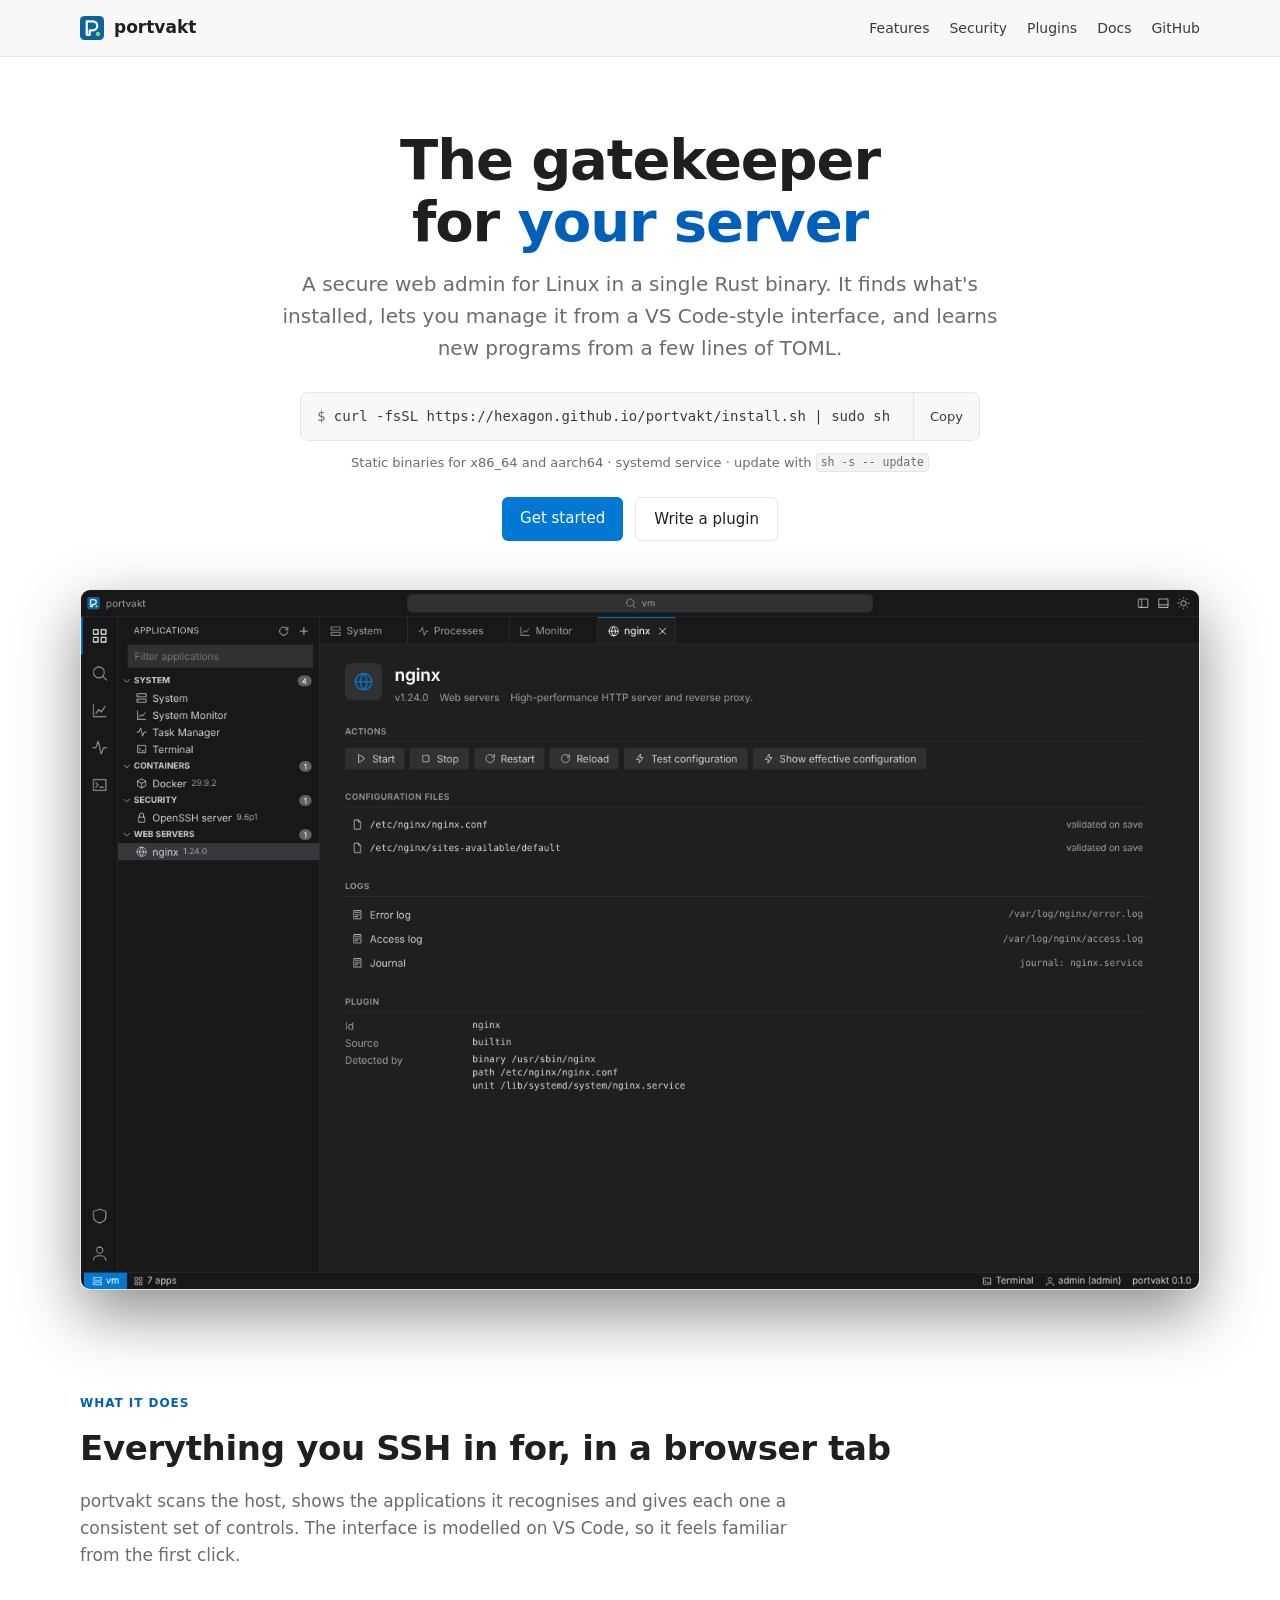
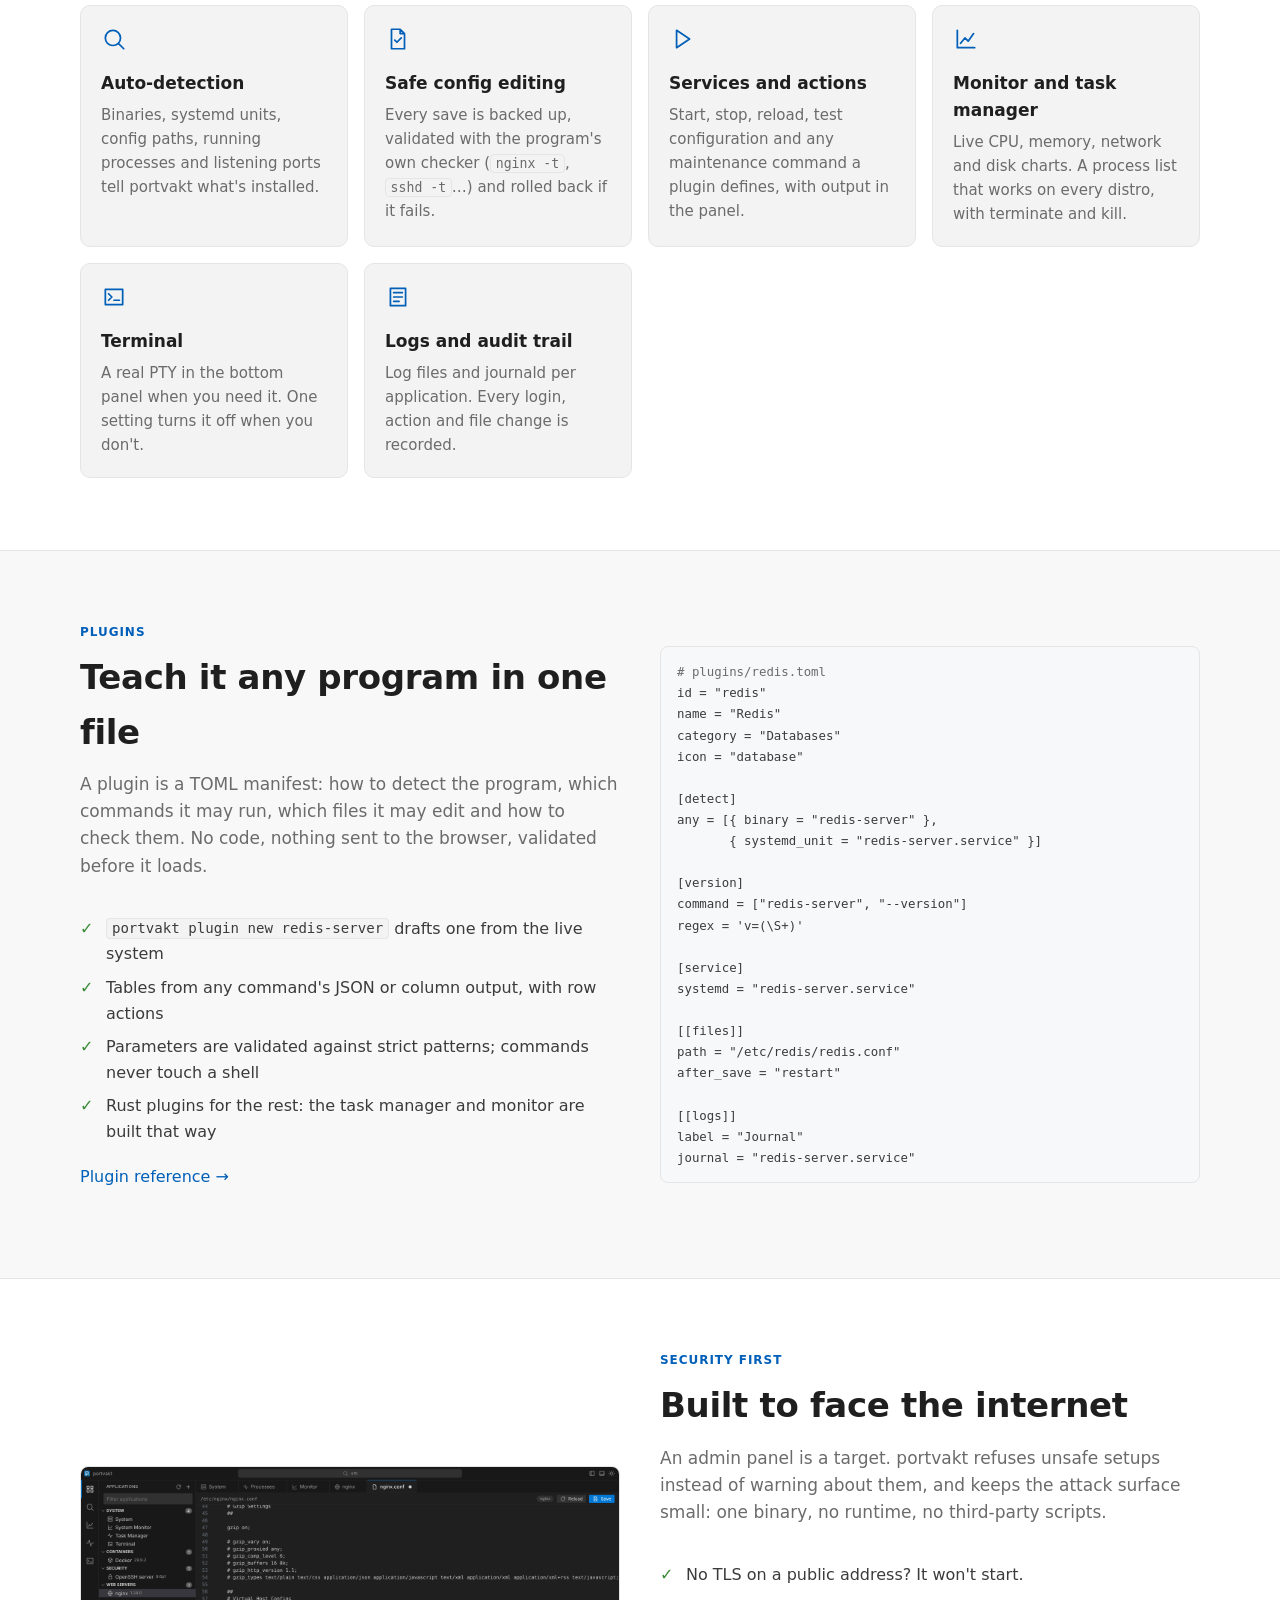
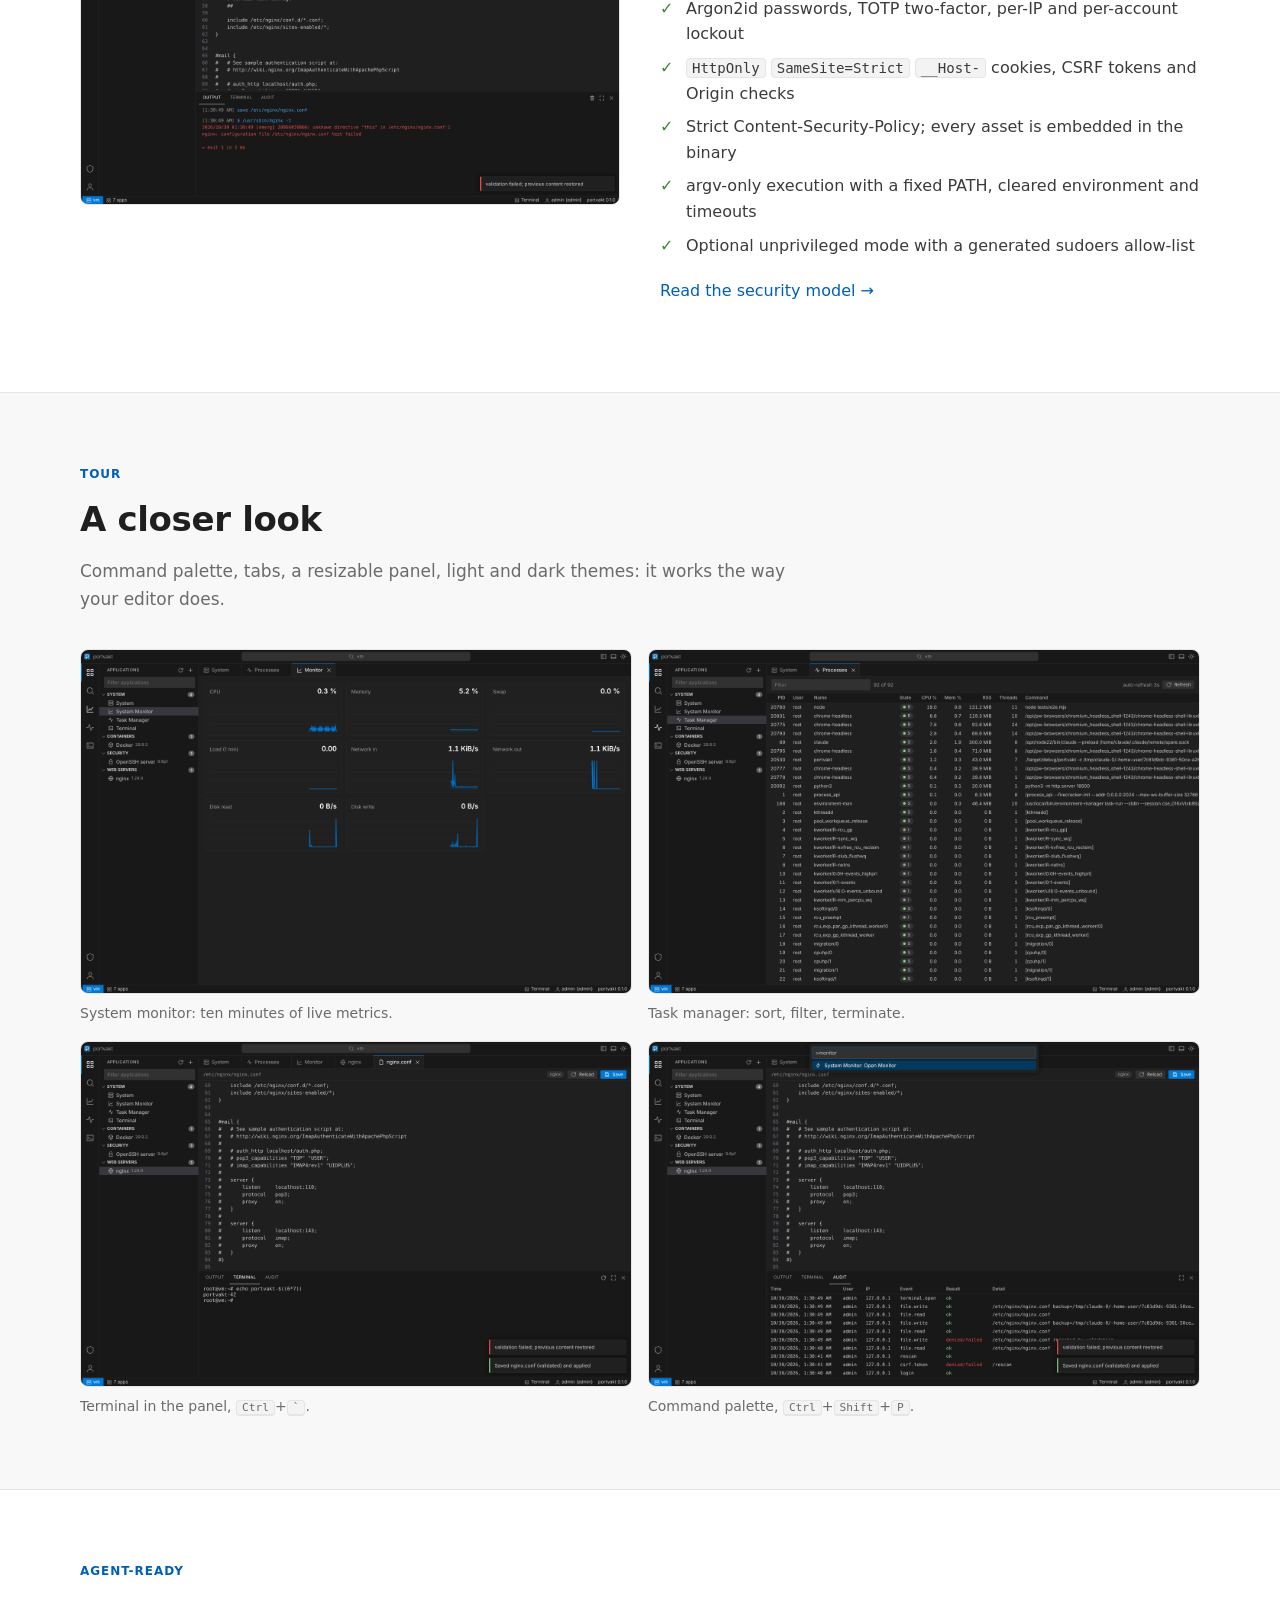
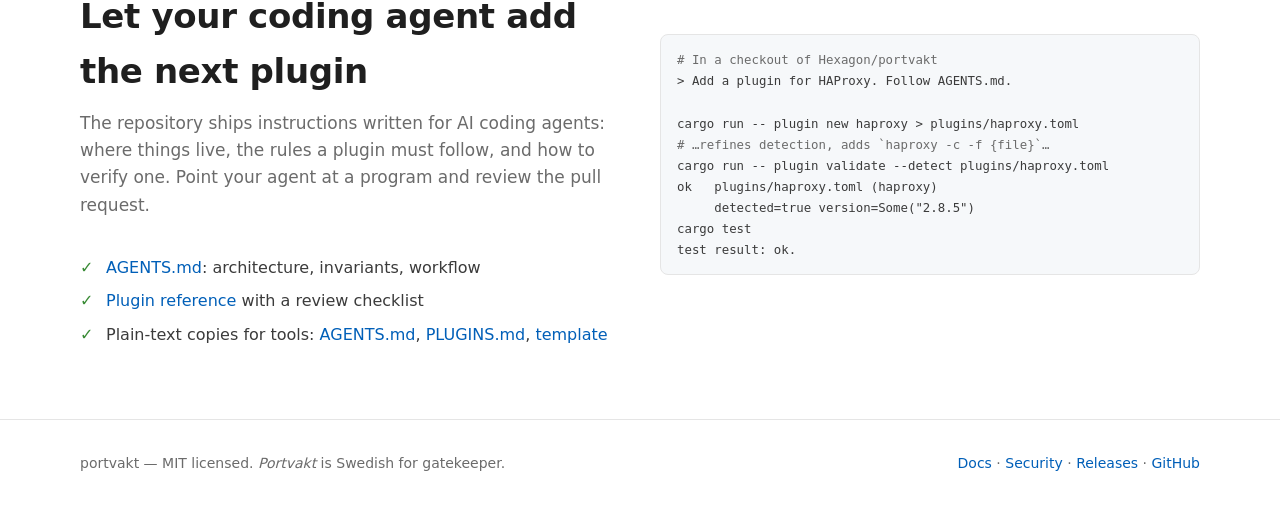
<file: site/index.html>
<!doctype html>
<html lang="en">
<head>
<meta charset="utf-8">
<meta name="viewport" content="width=device-width, initial-scale=1">
<title>portvakt — secure web admin for Linux servers</title>
<meta name="description" content="portvakt is a secure, plugin-driven web admin for Linux servers with a VS Code-style interface. Auto-detects installed software; plugins are plain TOML.">
<link rel="icon" href="icon.svg" type="image/svg+xml">
<link rel="stylesheet" href="style.css">
<meta property="og:title" content="portvakt — secure web admin for Linux servers">
<meta property="og:description" content="Auto-detects what's installed, manages it through plugins, built to be exposed to the internet.">
<meta property="og:image" content="img/overview.png">
</head>
<body>
<header class="top">
  <div class="wrap">
    <a class="logo" href="./"><img src="icon.svg" alt="">portvakt</a>
    <nav class="links">
      <a href="#features" class="hide-sm">Features</a>
      <a href="#security" class="hide-sm">Security</a>
      <a href="docs/plugins.html">Plugins</a>
      <a href="docs/">Docs</a>
      <a href="https://github.com/Hexagon/portvakt">GitHub</a>
    </nav>
  </div>
</header>

<main>
  <div class="hero">
    <div class="wrap">
      <h1>The gatekeeper<br>for <span>your server</span></h1>
      <p class="lead">A secure web admin for Linux in a single Rust binary. It finds what's installed,
        lets you manage it from a VS&nbsp;Code-style interface, and learns new programs from a few lines of TOML.</p>
      <div class="install">
        <code id="install-cmd">curl -fsSL https://hexagon.github.io/portvakt/install.sh | sudo sh</code>
        <button type="button" data-copy="install-cmd">Copy</button>
      </div>
      <p class="sub">Static binaries for x86_64 and aarch64 · systemd service · update with <code>sh -s -- update</code></p>
      <div class="cta">
        <a class="btn" href="docs/">Get started</a>
        <a class="btn ghost" href="docs/plugins.html">Write a plugin</a>
      </div>
      <img class="shot" src="img/app-nginx.png" alt="portvakt showing the nginx overview: service actions, configuration files, logs" width="1440" height="900">
    </div>
  </div>

  <section id="features">
    <div class="wrap">
      <div class="kicker">What it does</div>
      <h2>Everything you SSH in for, in a browser tab</h2>
      <p class="intro">portvakt scans the host, shows the applications it recognises and gives each one a
        consistent set of controls. The interface is modelled on VS Code, so it feels familiar from the first click.</p>
      <div class="grid">
        <div class="card">
          <svg viewBox="0 0 24 24"><path d="M11 18a7 7 0 1 0 0-14 7 7 0 0 0 0 14zM21 21l-5-5"/></svg>
          <h3>Auto-detection</h3>
          <p>Binaries, systemd units, config paths, running processes and listening ports tell portvakt what's installed.</p>
        </div>
        <div class="card">
          <svg viewBox="0 0 24 24"><path d="M6 3h8l4 4v14H6zM14 3v4h4M9 13l2 2 4-4"/></svg>
          <h3>Safe config editing</h3>
          <p>Every save is backed up, validated with the program's own checker (<code>nginx -t</code>, <code>sshd -t</code>…) and rolled back if it fails.</p>
        </div>
        <div class="card">
          <svg viewBox="0 0 24 24"><path d="M7 4l12 8-12 8z"/></svg>
          <h3>Services and actions</h3>
          <p>Start, stop, reload, test configuration and any maintenance command a plugin defines, with output in the panel.</p>
        </div>
        <div class="card">
          <svg viewBox="0 0 24 24"><path d="M4 20V4M4 20h16M7 16l4-5 3 3 5-7"/></svg>
          <h3>Monitor and task manager</h3>
          <p>Live CPU, memory, network and disk charts. A process list that works on every distro, with terminate and kill.</p>
        </div>
        <div class="card">
          <svg viewBox="0 0 24 24"><path d="M4 5h16v14H4zM7 9l3 3-3 3M12 15h5"/></svg>
          <h3>Terminal</h3>
          <p>A real PTY in the bottom panel when you need it. One setting turns it off when you don't.</p>
        </div>
        <div class="card">
          <svg viewBox="0 0 24 24"><path d="M5 4h14v16H5zM8 8h8M8 12h8M8 16h5"/></svg>
          <h3>Logs and audit trail</h3>
          <p>Log files and journald per application. Every login, action and file change is recorded.</p>
        </div>
      </div>
    </div>
  </section>

  <section class="alt" id="plugins">
    <div class="wrap split">
      <div>
        <div class="kicker">Plugins</div>
        <h2>Teach it any program in one file</h2>
        <p class="intro">A plugin is a TOML manifest: how to detect the program, which commands it may run, which
          files it may edit and how to check them. No code, nothing sent to the browser, validated before it loads.</p>
        <ul class="checks">
          <li><code>portvakt plugin new redis-server</code> drafts one from the live system</li>
          <li>Tables from any command's JSON or column output, with row actions</li>
          <li>Parameters are validated against strict patterns; commands never touch a shell</li>
          <li>Rust plugins for the rest: the task manager and monitor are built that way</li>
        </ul>
        <p style="margin-top:20px"><a href="docs/plugins.html">Plugin reference →</a></p>
      </div>
<pre><code><span class="c"># plugins/redis.toml</span>
id = "redis"
name = "Redis"
category = "Databases"
icon = "database"

[detect]
any = [{ binary = "redis-server" },
       { systemd_unit = "redis-server.service" }]

[version]
command = ["redis-server", "--version"]
regex = 'v=(\S+)'

[service]
systemd = "redis-server.service"

[[files]]
path = "/etc/redis/redis.conf"
after_save = "restart"

[[logs]]
label = "Journal"
journal = "redis-server.service"</code></pre>
    </div>
  </section>

  <section id="security">
    <div class="wrap split flip">
      <div>
        <div class="kicker">Security first</div>
        <h2>Built to face the internet</h2>
        <p class="intro">An admin panel is a target. portvakt refuses unsafe setups instead of warning about them,
          and keeps the attack surface small: one binary, no runtime, no third-party scripts.</p>
        <ul class="checks">
          <li>No TLS on a public address? It won't start.</li>
          <li>Argon2id passwords, TOTP two-factor, per-IP and per-account lockout</li>
          <li><code>HttpOnly</code> <code>SameSite=Strict</code> <code>__Host-</code> cookies, CSRF tokens and Origin checks</li>
          <li>Strict Content-Security-Policy; every asset is embedded in the binary</li>
          <li>argv-only execution with a fixed PATH, cleared environment and timeouts</li>
          <li>Optional unprivileged mode with a generated sudoers allow-list</li>
        </ul>
        <p style="margin-top:20px"><a href="docs/security.html">Read the security model →</a></p>
      </div>
      <img src="img/editor-rollback.png" alt="A broken nginx configuration is rejected by nginx -t and automatically restored" loading="lazy" width="1440" height="900">
    </div>
  </section>

  <section class="alt">
    <div class="wrap">
      <div class="kicker">Tour</div>
      <h2>A closer look</h2>
      <p class="intro">Command palette, tabs, a resizable panel, light and dark themes: it works the way your editor does.</p>
      <div class="gallery">
        <figure><img src="img/monitor.png" alt="System monitor with CPU, memory, swap, load, network and disk charts" loading="lazy" width="1440" height="900"><figcaption>System monitor: ten minutes of live metrics.</figcaption></figure>
        <figure><img src="img/task-manager.png" alt="Task manager listing processes with CPU and memory usage" loading="lazy" width="1440" height="900"><figcaption>Task manager: sort, filter, terminate.</figcaption></figure>
        <figure><img src="img/terminal.png" alt="Terminal panel below the editor" loading="lazy" width="1440" height="900"><figcaption>Terminal in the panel, <kbd>Ctrl</kbd>+<kbd>`</kbd>.</figcaption></figure>
        <figure><img src="img/palette.png" alt="Command palette" loading="lazy" width="1440" height="900"><figcaption>Command palette, <kbd>Ctrl</kbd>+<kbd>Shift</kbd>+<kbd>P</kbd>.</figcaption></figure>
      </div>
    </div>
  </section>

  <section id="agents">
    <div class="wrap split">
      <div>
        <div class="kicker">Agent-ready</div>
        <h2>Let your coding agent add the next plugin</h2>
        <p class="intro">The repository ships instructions written for AI coding agents: where things live, the rules
          a plugin must follow, and how to verify one. Point your agent at a program and review the pull request.</p>
        <ul class="checks">
          <li><a href="docs/agents.html">AGENTS.md</a>: architecture, invariants, workflow</li>
          <li><a href="docs/plugins.html">Plugin reference</a> with a review checklist</li>
          <li>Plain-text copies for tools: <a href="raw/AGENTS.md">AGENTS.md</a>, <a href="raw/PLUGINS.md">PLUGINS.md</a>, <a href="raw/plugin-template.toml">template</a></li>
        </ul>
      </div>
<pre><code><span class="c"># In a checkout of Hexagon/portvakt</span>
&gt; Add a plugin for HAProxy. Follow AGENTS.md.

cargo run -- plugin new haproxy &gt; plugins/haproxy.toml
<span class="c"># …refines detection, adds `haproxy -c -f {file}`…</span>
cargo run -- plugin validate --detect plugins/haproxy.toml
ok   plugins/haproxy.toml (haproxy)
     detected=true version=Some("2.8.5")
cargo test
test result: ok.</code></pre>
    </div>
  </section>
</main>

<footer>
  <div class="wrap">
    <span>portvakt — MIT licensed. <em>Portvakt</em> is Swedish for gatekeeper.</span>
    <span><a href="docs/">Docs</a> · <a href="docs/security.html">Security</a> · <a href="https://github.com/Hexagon/portvakt/releases">Releases</a> · <a href="https://github.com/Hexagon/portvakt">GitHub</a></span>
  </div>
</footer>
<script src="site.js"></script>
</body>
</html>
</file>
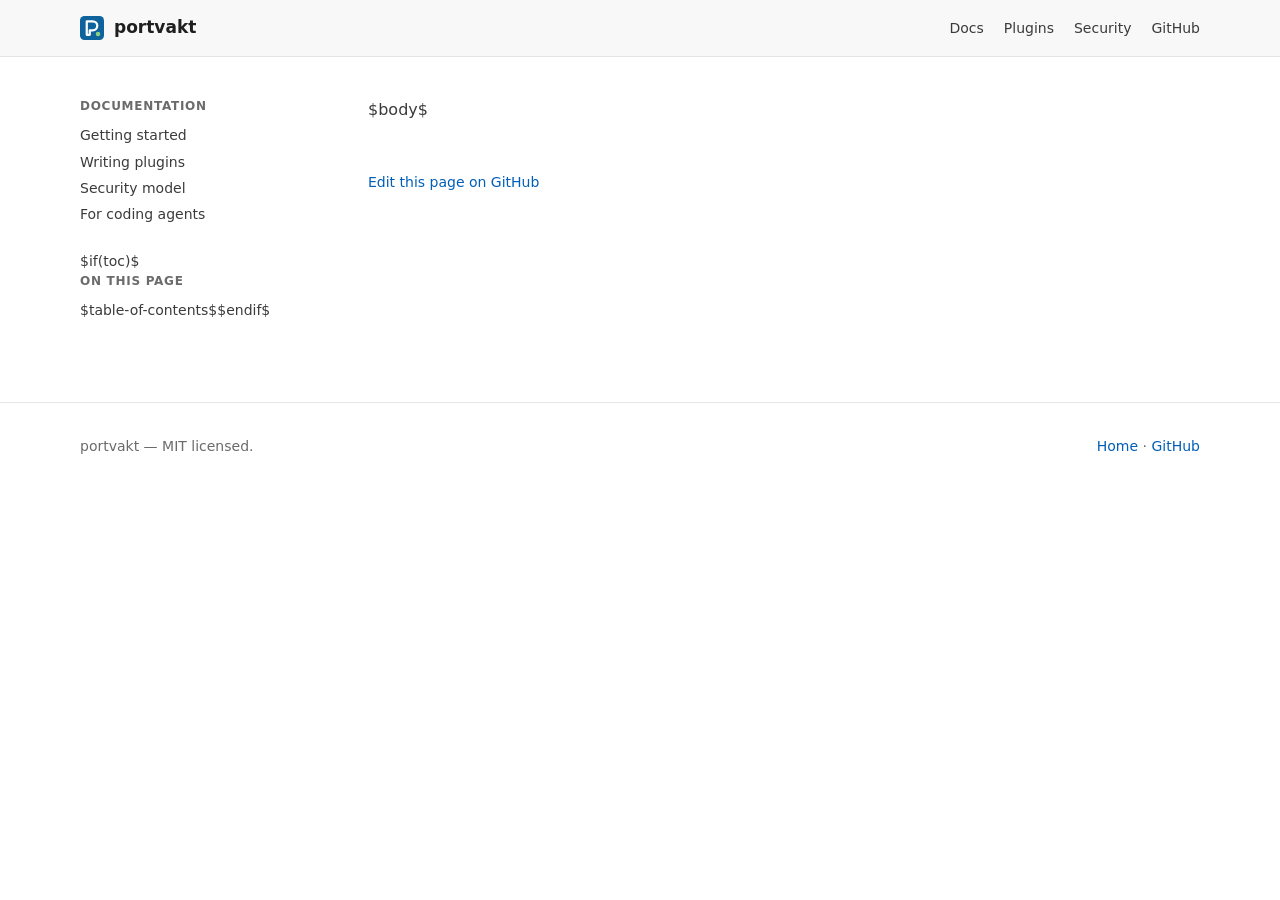
<file: site/_build/template.html>
<!doctype html>
<html lang="en">
<head>
<meta charset="utf-8">
<meta name="viewport" content="width=device-width, initial-scale=1">
<title>$pagetitle$ — portvakt</title>
<link rel="icon" href="../icon.svg" type="image/svg+xml">
<link rel="stylesheet" href="../style.css">
</head>
<body>
<header class="top">
  <div class="wrap">
    <a class="logo" href="../"><img src="../icon.svg" alt="">portvakt</a>
    <nav class="links">
      <a href="./">Docs</a>
      <a href="plugins.html">Plugins</a>
      <a href="security.html">Security</a>
      <a href="https://github.com/Hexagon/portvakt">GitHub</a>
    </nav>
  </div>
</header>
<div class="wrap doc">
  <aside>
    <h4>Documentation</h4>
    <ul>
      <li><a href="./" $if(nav-start)$aria-current="page"$endif$>Getting started</a></li>
      <li><a href="plugins.html" $if(nav-plugins)$aria-current="page"$endif$>Writing plugins</a></li>
      <li><a href="security.html" $if(nav-security)$aria-current="page"$endif$>Security model</a></li>
      <li><a href="agents.html" $if(nav-agents)$aria-current="page"$endif$>For coding agents</a></li>
    </ul>
    $if(toc)$<h4>On this page</h4>
    $table-of-contents$$endif$
  </aside>
  <article class="md">
$body$
  <p style="margin-top:48px;font-size:14px"><a href="https://github.com/Hexagon/portvakt/edit/main/$source$">Edit this page on GitHub</a></p>
  </article>
</div>
<footer><div class="wrap"><span>portvakt — MIT licensed.</span><span><a href="../">Home</a> · <a href="https://github.com/Hexagon/portvakt">GitHub</a></span></div></footer>
</body>
</html>
</file>
<file: site/style.css>
/* portvakt website. Colours follow the product UI (VS Code Dark/Light Modern). */
:root {
  --bg: #1f1f1f;
  --bg-2: #181818;
  --bg-3: #252526;
  --border: #2b2b2b;
  --fg: #cccccc;
  --fg-dim: #9d9d9d;
  --fg-strong: #ffffff;
  --accent: #0078d4;
  --accent-2: #4daafc;
  --ok: #89d185;
  --code-bg: #141414;
  --mono: ui-monospace, "Cascadia Code", "SF Mono", Menlo, Consolas, "DejaVu Sans Mono", monospace;
  --sans: -apple-system, BlinkMacSystemFont, "Segoe UI", system-ui, Ubuntu, sans-serif;
  color-scheme: dark;
}
@media (prefers-color-scheme: light) {
  :root {
    --bg: #ffffff; --bg-2: #f8f8f8; --bg-3: #f3f3f3; --border: #e5e5e5; --fg: #3b3b3b; --fg-dim: #6b6b6b;
    --fg-strong: #1f1f1f; --accent-2: #005fb8; --ok: #388a34; --code-bg: #f6f8fa; color-scheme: light;
  }
}
* { box-sizing: border-box; }
html { scroll-behavior: smooth; }
body { margin: 0; background: var(--bg); color: var(--fg); font: 16px/1.6 var(--sans); }
a { color: var(--accent-2); text-decoration: none; }
a:hover { text-decoration: underline; }
img { max-width: 100%; height: auto; display: block; }
code, pre, kbd { font-family: var(--mono); font-size: 0.88em; }
:not(pre) > code { background: var(--bg-3); border: 1px solid var(--border); padding: 0.1em 0.35em; border-radius: 4px; }
pre { background: var(--code-bg); border: 1px solid var(--border); border-radius: 8px; padding: 14px 16px; overflow-x: auto; line-height: 1.5; }
kbd { background: var(--bg-3); border: 1px solid var(--border); border-bottom-width: 2px; border-radius: 4px; padding: 0 5px; font-size: 0.8em; }

.wrap { width: min(1120px, 100% - 32px); margin: 0 auto; }

/* Header */
header.top { position: sticky; top: 0; z-index: 10; background: color-mix(in srgb, var(--bg-2) 88%, transparent); backdrop-filter: blur(8px); border-bottom: 1px solid var(--border); }
header.top .wrap { display: flex; align-items: center; gap: 24px; height: 56px; }
.logo { display: flex; align-items: center; gap: 10px; color: var(--fg-strong); font-weight: 600; font-size: 17px; }
.logo img { width: 24px; height: 24px; }
nav.links { display: flex; gap: 20px; margin-left: auto; font-size: 14px; }
nav.links a { color: var(--fg); }
nav.links a:hover, nav.links a[aria-current] { color: var(--fg-strong); text-decoration: none; }

/* Hero */
.hero { padding: 72px 0 32px; text-align: center; }
.hero h1 { font-size: clamp(34px, 6vw, 56px); line-height: 1.1; margin: 0 0 16px; color: var(--fg-strong); letter-spacing: -0.02em; }
.hero h1 span { color: var(--accent-2); }
.hero p.lead { font-size: clamp(17px, 2.2vw, 20px); color: var(--fg-dim); max-width: 720px; margin: 0 auto 28px; }
.install { display: flex; align-items: center; gap: 0; max-width: 680px; margin: 0 auto; background: var(--code-bg); border: 1px solid var(--border); border-radius: 8px; text-align: left; }
.install code { flex: 1; padding: 12px 16px; overflow-x: auto; white-space: nowrap; background: none; border: 0; font-size: 14px; }
.install code::before { content: "$ "; color: var(--fg-dim); }
.install button { border: 0; border-left: 1px solid var(--border); background: none; color: var(--fg); padding: 0 16px; align-self: stretch; cursor: pointer; font: 13px var(--sans); border-radius: 0 8px 8px 0; }
.install button:hover { background: var(--bg-3); }
.hero .sub { margin-top: 12px; font-size: 13px; color: var(--fg-dim); }
.cta { display: flex; justify-content: center; gap: 12px; margin-top: 24px; flex-wrap: wrap; }
.btn { display: inline-block; padding: 9px 18px; border-radius: 6px; background: var(--accent); color: #fff; font-weight: 500; font-size: 15px; }
.btn:hover { text-decoration: none; background: #026ec1; }
.btn.ghost { background: transparent; border: 1px solid var(--border); color: var(--fg-strong); }
.btn.ghost:hover { background: var(--bg-3); }

.shot { margin: 48px auto 0; border: 1px solid var(--border); border-radius: 10px; overflow: hidden; box-shadow: 0 24px 64px rgba(0, 0, 0, 0.45); }

/* Sections */
section { padding: 72px 0; }
section.alt { background: var(--bg-2); border-top: 1px solid var(--border); border-bottom: 1px solid var(--border); }
h2 { font-size: clamp(26px, 3.5vw, 34px); color: var(--fg-strong); margin: 0 0 12px; letter-spacing: -0.01em; }
.kicker { text-transform: uppercase; letter-spacing: 0.08em; font-size: 12px; color: var(--accent-2); font-weight: 600; margin-bottom: 8px; }
.intro { color: var(--fg-dim); max-width: 720px; margin: 0 0 36px; font-size: 17px; }

.grid { display: grid; grid-template-columns: repeat(auto-fit, minmax(260px, 1fr)); gap: 16px; }
.card { background: var(--bg-3); border: 1px solid var(--border); border-radius: 10px; padding: 20px; }
.card h3 { margin: 10px 0 6px; font-size: 17px; color: var(--fg-strong); }
.card p { margin: 0; color: var(--fg-dim); font-size: 15px; }
.card svg { width: 26px; height: 26px; stroke: var(--accent-2); fill: none; stroke-width: 1.6; stroke-linecap: round; stroke-linejoin: round; }

.split { display: grid; grid-template-columns: 1fr 1fr; gap: 40px; align-items: center; }
.split.flip > :first-child { order: 2; }
.split img { border: 1px solid var(--border); border-radius: 8px; }
.checks { list-style: none; padding: 0; margin: 16px 0 0; display: grid; gap: 8px; }
.checks li { padding-left: 26px; position: relative; }
.checks li::before { content: "✓"; position: absolute; left: 0; color: var(--ok); font-weight: 700; }

.gallery { display: grid; grid-template-columns: repeat(auto-fit, minmax(440px, 1fr)); gap: 16px; }
.gallery figure { margin: 0; }
.gallery img { border: 1px solid var(--border); border-radius: 8px; }
.gallery figcaption { color: var(--fg-dim); font-size: 14px; margin-top: 8px; }

footer { border-top: 1px solid var(--border); padding: 32px 0 48px; color: var(--fg-dim); font-size: 14px; }
footer .wrap { display: flex; gap: 24px; flex-wrap: wrap; justify-content: space-between; }

/* Docs pages (generated from docs/*.md by pandoc) */
.doc { display: grid; grid-template-columns: 240px minmax(0, 1fr); gap: 48px; padding: 40px 0 80px; }
.doc aside { position: sticky; top: 80px; align-self: start; max-height: calc(100vh - 100px); overflow: auto; font-size: 14px; }
.doc aside h4 { margin: 0 0 8px; text-transform: uppercase; letter-spacing: 0.06em; font-size: 12px; color: var(--fg-dim); }
.doc aside ul { list-style: none; padding: 0; margin: 0 0 24px; }
.doc aside li { margin: 4px 0; }
.doc aside a { color: var(--fg); }
.doc aside a[aria-current] { color: var(--accent-2); font-weight: 600; }
.doc aside nav#TOC ul ul { padding-left: 12px; }
article.md h1 { font-size: 34px; color: var(--fg-strong); margin-top: 0; letter-spacing: -0.01em; }
article.md h2 { font-size: 24px; margin-top: 48px; padding-top: 8px; border-top: 1px solid var(--border); }
article.md h3 { font-size: 18px; color: var(--fg-strong); margin-top: 32px; }
article.md table { border-collapse: collapse; width: 100%; font-size: 14px; margin: 16px 0; display: block; overflow-x: auto; }
article.md th, article.md td { border: 1px solid var(--border); padding: 6px 10px; text-align: left; vertical-align: top; }
article.md th { background: var(--bg-3); }
article.md blockquote { margin: 0; padding: 4px 16px; border-left: 3px solid var(--accent); color: var(--fg-dim); }
article.md hr { display: none; }
article.md ul.task-list { list-style: none; padding-left: 4px; }
/* pandoc syntax highlighting */
code span.kw, code span.cf { color: #569cd6; }
code span.st, code span.ss { color: #ce9178; }
code span.co { color: #6a9955; }
code span.dv, code span.fl, code span.bn { color: #b5cea8; }
code span.fu { color: #dcdcaa; }
code span.va, code span.at { color: #9cdcfe; }
@media (prefers-color-scheme: light) {
  code span.kw, code span.cf { color: #0000ff; }
  code span.st, code span.ss { color: #a31515; }
  code span.co { color: #008000; }
  code span.dv, code span.fl, code span.bn { color: #098658; }
  code span.fu { color: #795e26; }
  code span.va, code span.at { color: #001080; }
}

@media (max-width: 820px) {
  .gallery { grid-template-columns: 1fr; }
  .split, .doc { grid-template-columns: 1fr; }
  .split.flip > :first-child { order: 0; }
  .doc aside { position: static; max-height: none; }
  nav.links { gap: 14px; }
  nav.links .hide-sm { display: none; }
}
pre .c { color: var(--fg-dim); }
</file>
